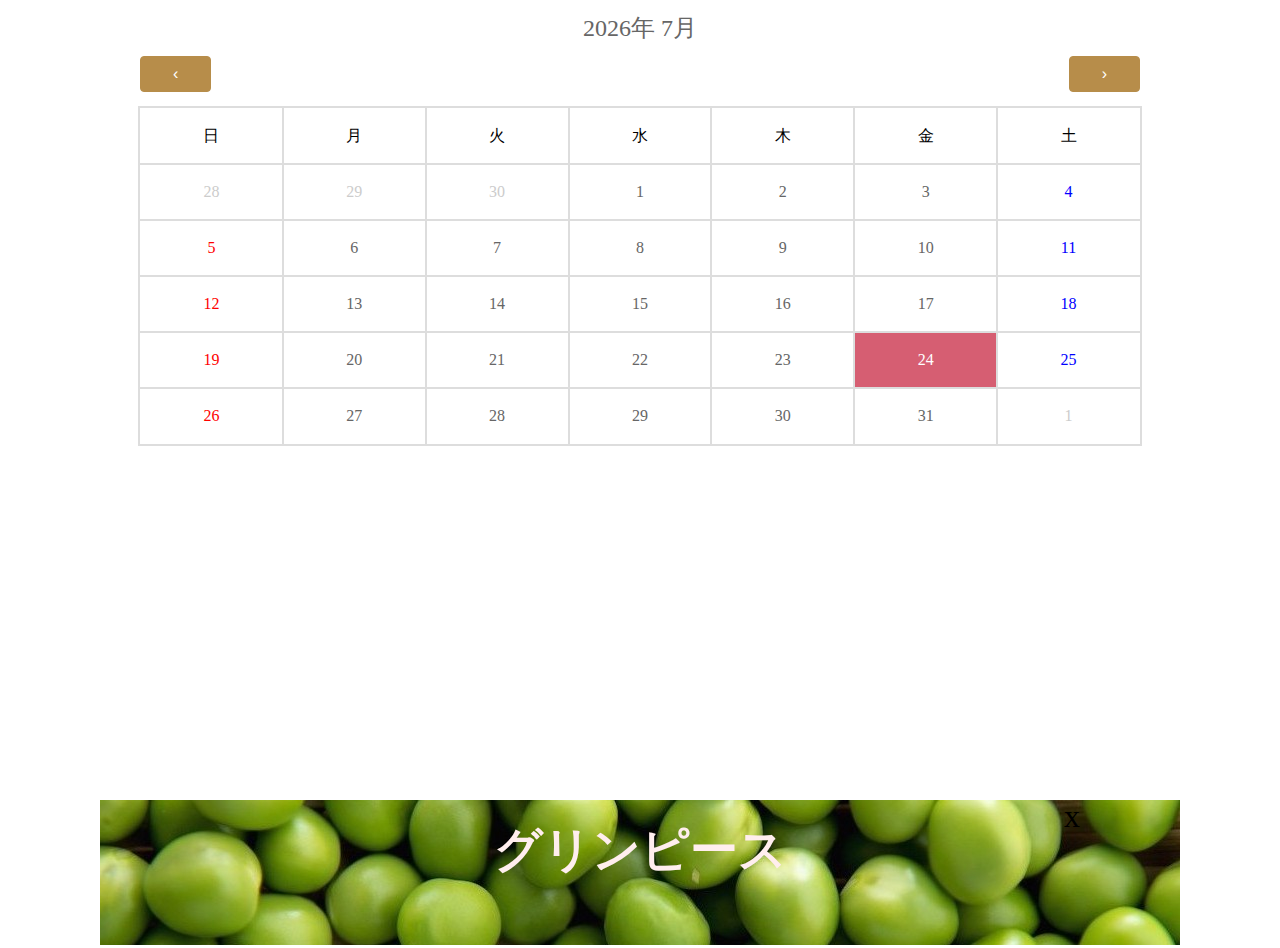
<file: index.html>
<!DOCTYPE html>
<html lang="ja">
<head>
    <meta charset="UTF-8">
    <meta http-equiv="X-UA-Compatible" content="IE=edge">
    <meta name="viewport" content="width=device-width, initial-scale=1.0">
    <title>Document</title>

    <!-- <meta name="twitter:card" content="summary_large_image" />
    <meta name="viewport" content="width=device-width">
    <title>おやつガチャ</title>
    <meta property="og:type" content="website">
    <meta property="og:url" content="https://c-inoue09.github.io/gs-kadai03-janken-app-rich/">
    <meta property="og:image" content="https://c-inoue09.github.io/gs-kadai03-janken-app-rich/img/ogp.png">
    <meta property="og:image:width" content="1200">
    <meta property="og:image:height" content="630">
    <meta property="og:type" content="website">
    <meta property="og:title" content="おやつガチャ" />
    <meta property="og:description" content="あなたが遠足に持っていくべき おやつがわかっちゃいます。安心のレスポンシブ対応。なおバナナは おやつに入りません" />
    <meta property="og:site_name" content="300円おやつガチャ | by イノウエ" />
    <meta charset="UTF-8">
    <meta http-equiv="X-UA-Compatible" content="IE=edge">
    <meta name="viewport" content="width=device-width, initial-scale=1.0">
    <title>Document</title> -->

    <meta property="og:type" content="website">
    <meta property="og:url" content="https://ksasazawa.github.io/js2_sasazawa_17/">
    <meta property="og:image" content="https://ksasazawa.github.io/js2_sasazawa_17/img/boice_daiary.png">
    <meta property="og:image:width" content="1200">
    <meta property="og:image:height" content="630">
    <meta property="og:type" content="website">
    <meta property="og:title" content="音声ダイアリー" />
    <meta property="og:description" content="日付ごとに日記をつけられます。文字入力にも音声入力にも対応。完了すると現在地が入ります。" />
    <meta property="og:site_name" content="音声ダイアリー（広告ゲームもあるよ）" />

    <link rel="stylesheet" href="css/reset.css">
    <link rel="stylesheet" href="css/style.css">
    <script src="https://ajax.googleapis.com/ajax/libs/jquery/3.4.1/jquery.min.js"></script>
    <script src="js/diary.js"></script>
</head>
<body>
  <main>
    <div class="wrapper">
        <!-- xxxx年xx月を表示 -->
        <h1 id="header"></h1>
    
        <!-- ボタンクリックで月移動 -->
        <div id="next-prev-button">
            <button id="prev">‹</button>
            <button id="next">›</button>
        </div>
    
        <!-- カレンダー -->
        <div id="calendar"></div>
    </div>
    <div id="popup-wrapper">
        <div id="popup-inside">
          <div id="close">x</div>
          <div id="message">
            <h2>入力してください</h2>
            <textarea id="text" class="text" cols="70" rows="7"></textarea>
            <div id="myMap"></div>
          </div>
          <div class="button_area">
            <button id="start" class="speech_buttons">Start</button>
            <button id="stop" class="speech_buttons">Stop</button>
            <button id="save" class="speech_buttons">Save</button>
          </div>
        </div>
      </div>
  </main>

  <footer>
    <div id="advertising">
      <a href="battle.html" target="_blank"><img src="img/green_peace.jpeg" alt=""></a>
      <p class="ad_text">グリンピース</p>
      <p class="ad_close">x</p>
    </div>
  </footer>
    
</body>
</html>
</file>
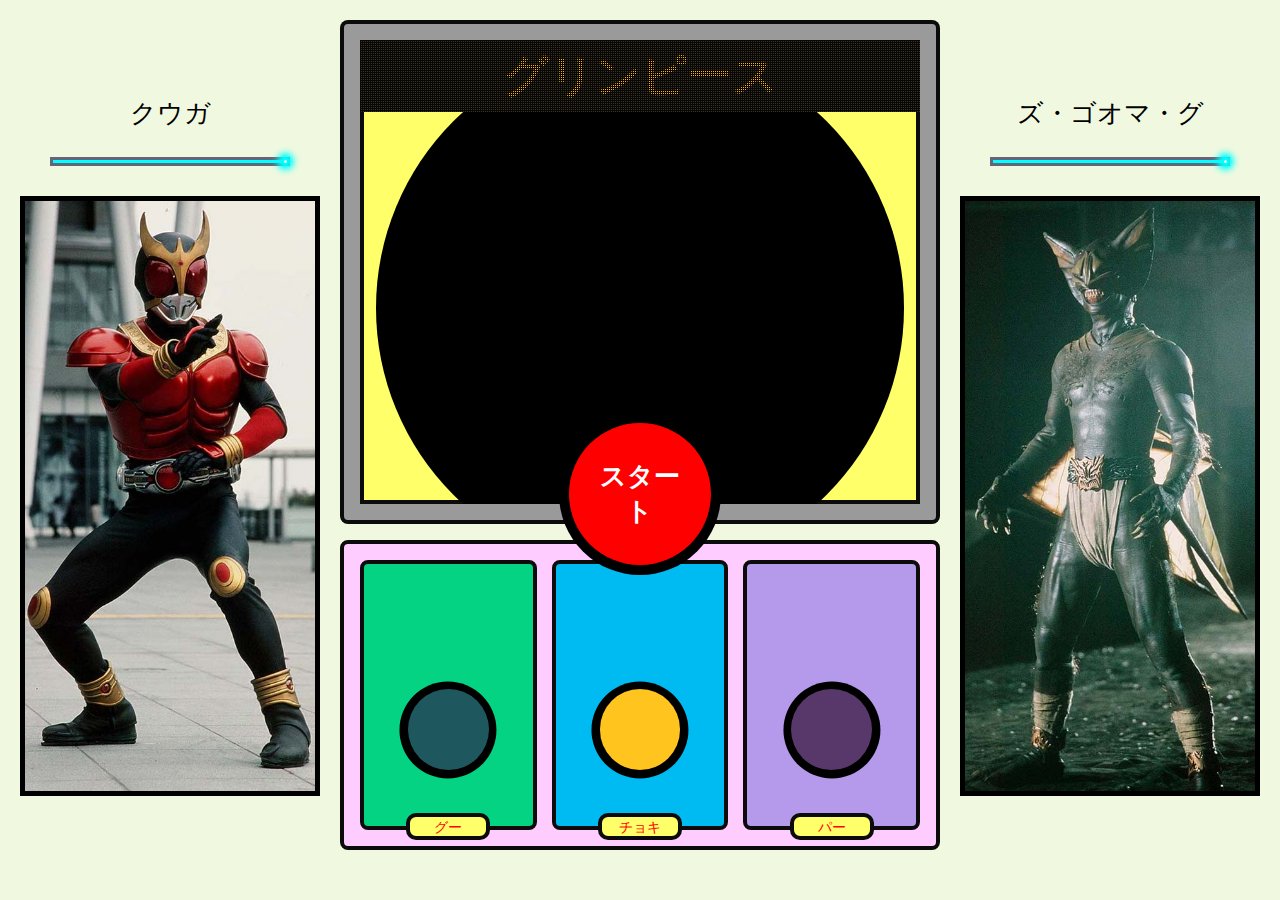
<file: battle.html>
<!DOCTYPE html>
<html lang="ja">
<head>
    <meta charset="UTF-8">
    <meta http-equiv="X-UA-Compatible" content="IE=edge">
    <meta name="viewport" content="width=device-width, initial-scale=1.0">
    <title>グリンピース</title>
    <meta property="og:image" content="img/green_peace_icon.png">
    <link rel="apple-touch-icon" href="img/green_peace_icon.png">
    <link rel="shortcut icon" href="img/green_peace_icon.png">
    <link rel="stylesheet" href="css/reset.css">
    <link rel="stylesheet" href="css/battle.css">
    <script src="https://ajax.googleapis.com/ajax/libs/jquery/3.4.1/jquery.min.js"></script>
    <script src="js/battle.js"></script>
</head>
<body>
  <div id="fullOverlay"></div>
  <div id="judgement_text"></div>
  <img id="ad_img" src="img/kuga_game.jpeg" alt="">
  <button id="ad">＞Google Play </button>
  <ul class="list">
    <li class="item">
      <p class="item_text">クウガ</p>
      <div id="your-life-frame">
        <div id="your-life-bar"></div>
        <div id="your-life-mark"></div>
      </div>
      <div class="your_img_relative">
        <img id="your_photo" src="img/クウガ.jpeg" alt="クウガ" class="item_img">
        <div class="balloon3-left-btm">
          POINT
        </div>
      </div>
    </li>
    <li class="item">
      <div class="janken" id="js-janken">
          <div class="jankenDisplay">
            <p class="jankenDisplay_message" id="js-result"><span>グリンピース</span></p>
            <div class="jankenDisplay_inner">
              <div class="jankenDisplay_hand" id="js-enemyHand"></div>
            </div>
          </div>
          <div class="jankenBtns">
            <p class="jankenPlay">
              <button class="janken_btn" id="js-btnPlay" type="button"><span>スタート</span></button>
            </p>
            <div class="jankenHands">
              <div class="jankenHandsItem is-goo">
                <p class="jankenHandsItem_btn">
                  <button class="janken_btn js-myHand" type="button" value="0"></button>
                </p>
                <p class="jankenHandsItem_label">グー</p>
              </div>
              <div class="jankenHandsItem is-choki">
                <p class="jankenHandsItem_btn">
                  <button class="janken_btn js-myHand" type="button" value="1"></button>
                </p>
                <p class="jankenHandsItem_label">チョキ</p>
              </div>
              <div class="jankenHandsItem is-pa">
                <p class="jankenHandsItem_btn">
                  <button class="janken_btn js-myHand" type="button" value="2"></button>
                </p>
                <p class="jankenHandsItem_label">パー</p>
              </div>
            </div>
          </div>
          <p class="janken_message" id="js-message"></p>
          <div class="donBtns">
            <p class="donPlay">
              <button class="don_btn" id="don" type="button"><span>ドン！</span></button>
            </p>
          </div>
        </div>
    </li>
    <li class="item">
      <p class="item_text" id="enemy_name"></p>
      <div id="enemy-life-frame">
        <div id="enemy-life-bar"></div>
        <div id="enemy-life-mark"></div>
      </div>
      <div class="enemy_img_relative">
        <img id="enemy_photo" class="item_img">
        <div class="balloon3-right-btm">
          POINT
        </div>
      </div>
    </li>
  </ul>
</body>
</html>
</file>
<file: css/style.css>
@charset "utf-8";

/*全体*/

.wrapper{
    max-width: 1000px;
    margin: 0 auto;
    color: #666;
}
#header {
    text-align: center;
    font-size: 24px;
    width: 100%;
    margin: 1rem 0 0;
}

footer{
  position: absolute;
  bottom: 0;
  left: 0;
  text-align: center;
  width: 100%;
  height: 100px;
}

/*カレンダー*/
#calendar {
    text-align: center;
    width: 100%;
}
table {
    outline: 2px solid #ddd;
    border-collapse: collapse;
    width: 100%;
}
th {
    color: #000;
}
th, td {
    outline: 1px solid #ddd;
    padding-top: 20px;
    padding-bottom: 20px;
    text-align: center;
}
/*日曜日*/
td:first-child {
    color: red;
}
/*土曜日*/
td:last-child {
    color: blue;
}
/*前後月の日付*/
td.disabled {
    color: #ccc;
}
/*本日*/
#today {
    background-color: #D65E72;
    color: #fff;
}

.date:hover{
  background-color: #D4BB92;
  border-color: #D4BB92;
  cursor: pointer;
  cursor: hand;
}

/*ボタン*/
#next-prev-button {
    position: relative;
}
#next-prev-button button{
    cursor: pointer;
    background: #B78D4A;
    color: #fff;
    border: 1px solid #B78D4A;
    border-radius: 4px;
    font-size: 1rem;
    padding: 0.5rem 2rem;
    margin: 1rem 0;
}
#next-prev-button button:hover{
    background-color: #D4BB92;
    border-color: #D4BB92;
}
#prev {
    float: left;
}
#next {
    float: right;
}


/* ポップアップ */

#popup-wrapper {
  background-color: rgba(0, 0, 0, .5);
  position: fixed;
  top: 0;
  left: 0;
  width: 100%;
  height: 100%;
  display: none;
}

#popup-inside {
  text-align: center;
  width: 100%;
  max-width: 800px;
  background: white;
  margin: 5% auto;
  padding: 20px;
  position: relative;
}

#message a {
  color: white;
  text-decoration: none;
  padding: 6px 10px;
}

.text{
  margin: 10px;
}

#myMap{
  width: 10px 40px;
  height:200px;
}

.button_area{
  display: flex;
  justify-content: space-around;
}

.speech_buttons{
  cursor: pointer;
  background: #B78D4A;
  color: #fff;
  border: 1px solid #B78D4A;
  border-radius: 4px;
  font-size: 1rem;
  padding: 0.5rem 2rem;
  margin: 1rem 0;
}

#close {
  position: absolute;
  top: 0;
  right: 5px;
  cursor: pointer;
}

/* フッター */

#advertising{
  display: block;
  position: relative;
}
.ad_text{
  position: absolute;
  top: 50%;
  left: 50%;
  transform: translate3d(-50%, -100%, 0);
  font-size: 3rem;
  font-weight: bold;
  color: #ffeeee;
}
.ad_close {
  position: absolute;
  top: 0;
  right: 200px;
  cursor: pointer;
  font-size: 2rem;
}
</file>
<file: css/battle.css>
@charset "UTF-8";
/* ------------------------------------------------------------
 * リセット
 * ------------------------------------------------------------ */
* {
  margin: 0;
  padding: 0;
}

*, :before, :after {
  box-sizing: border-box;
}

html, body {
  height: 100%;
  background-color: #f0f9e0;
}

body {
  padding: 20px 10px;
  font-family: "Kosugi Maru", sans-serif;
}

button {
  background-color: transparent;
  border: none;
  cursor: pointer;
  outline: none;
  padding: 0;
  -webkit-appearance: none;
     -moz-appearance: none;
          appearance: none;
}

#fullOverlay{
  display: none;
  position: absolute;
  left: 0; top: 0;
  width: 100%; height: 850px;
  background: rgba(100, 100, 100, .8);
  z-index: 2147483647;
}

#judgement_text{
  display: none;
  position: absolute;
  left: 50%; top: 50%;
  transform: translate3d(-50%, -50%, 0);
  z-index: 2147483648;
  font-size: 5rem;
  color: red;
  font-weight: bold;
}

#ad_img{
  display: none;
  position: absolute;
  left: 50%; top: 50%;
  transform: translate3d(-50%, -50%, 0);
  z-index: 2147483649;
  width: 500px;
}

#ad{
  display: none;
  position: absolute;
  left: 50%; top: 50%;
  transform: translate3d(-50%, -50%, 0);
  z-index: 2147483650;
  font-size: 4rem;
  background-color: white;
}

/* ------------------------------------------------------------
 * じゃんけん
 * ------------------------------------------------------------ */
/* 大枠
 * -------------------------------------------------- */
.janken {
  width: 600px;
  height: 100%;
  margin: 0 auto;
}
.list{
  display: flex;
  justify-content: space-around;
  align-items: center;
}
.item_text{
  margin: 30px 0 30px;
  font-size: 1.6rem;
  text-align: center;
}
#your-life-frame {
  margin: 30px auto;
  width: 80%;
  background-color: rgba(10, 0, 50, 0.6);
  display: flex;
  padding: 3px 3px;
}
#your-life-bar {
  height: 3px;
  background-color: rgb(0, 255, 255);
  transition: 300ms;
  width: 100%;
}
#your-life-mark {
  width: 3px;
  height: 3px;
  border-radius: 3px;
  background-color: rgb(255, 255, 255);
  filter: saturate(500%);
  box-shadow: 0 0 5px 3px rgb(200, 255, 255),
              0 0 7px 7px rgb(100, 255, 255);
}
#enemy-life-frame {
  margin: 30px auto;
  width: 80%;
  background-color: rgba(10, 0, 50, 0.6);
  display: flex;
  padding: 3px 3px;
}
#enemy-life-bar {
  height: 3px;
  background-color: rgb(0, 255, 255);
  transition: 300ms;
  width: 100%;
}
#enemy-life-mark {
  width: 3px;
  height: 3px;
  border-radius: 3px;
  background-color: rgb(255, 255, 255);
  filter: saturate(500%);
  box-shadow: 0 0 5px 3px rgb(200, 255, 255),
              0 0 7px 7px rgb(100, 255, 255);
}
.item_img{
  width: 300px;
  height: 600px;
  text-align: center;
  border: 5px solid black;
}
.your_img_relative{
  position: relative;
}
.balloon3-left-btm{
  display: none;
  position: relative;
  position: absolute;
  top: -5%;
  right: -50%;
  z-index: 1000000;
  width: 250px;
  height: 100px;
  padding: 30px 30px;
  text-align: center;
  align-items: center;
  color: #FFF;
  font-size: 20px;
  font-weight: bold;
  background: #a58eff;
  border-radius: 50%;
  /* 
  position: relative;
  display: inline-block;
  margin: 1.5em 15px 1.5em 0;
  line-height: 90px;
  box-sizing: border-box; */
}
.balloon3-left-btm:before {
  content: "";
  position: absolute;
  bottom: -8px;
  left: 20px;
  margin-top: -15px;
  border: 15px solid transparent;
  border-left: 50px solid #a58eff;
  z-index: 0;
  -webkit-transform: rotate(135deg);
  transform: rotate(135deg);
}
.enemy_img_relative{
  position: relative;
}
.balloon3-right-btm{
  display: none;
  position: relative;
  position: absolute;
  top: -5%;
  left: -50%;
  z-index: 1000000;
  width: 250px;
  height: 100px;
  padding: 30px 30px;
  text-align: center;
  align-items: center;
  color: #FFF;
  font-size: 20px;
  font-weight: bold;
  background: #a58eff;
  border-radius: 50%;
  /* 
  position: relative;
  display: inline-block;
  margin: 1.5em 15px 1.5em 0;
  line-height: 90px;
  box-sizing: border-box; */
}
.balloon3-right-btm:before {
  content: "";
  position: absolute;
  bottom: -8px;
  right: 20px;
  margin-top: -15px;
  border: 15px solid transparent;
  border-left: 50px solid #a58eff;
  z-index: 0;
  -webkit-transform: rotate(45deg);
  transform: rotate(45deg);
}

/* ディスプレイ
 * -------------------------------------------------- */
.jankenDisplay {
  position: relative;
  width: calc(100% - 8px);
  height: 66%;
  margin: 4px;
  overflow: hidden;
  background-color: #ffff69;
  border: 16px solid #9a9a9a;
  border-radius: 4px;
  box-shadow: 0 0 0 4px #0b0b0b, inset 0 0 0 4px #0b0b0b;
}

.jankenDisplay_message {
  position: relative;
  overflow: hidden;
  font-size: 2.8rem;
  font-weight: bold;
  color: #ffb400;
  text-align: center;
  background-color: #333;
  line-height: 1.6;
}
.jankenDisplay_message::after {
  position: absolute;
  top: 0;
  right: 0;
  bottom: 0;
  left: 0;
  content: "";
  background-image: linear-gradient(#0a0600 1px, transparent 0), linear-gradient(0, #0a0600 1px, transparent 1px);
  background-image: -webkit-linear-gradient(#0a0600 1px, transparent 0), -webkit-linear-gradient(0, #0a0600 1px, transparent 1px);
  background-size: 2px 2px;
}
.jankenDisplay_message span {
  display: inline-block;
  white-space: nowrap;
}
.jankenDisplay_message.is-result span {
  padding-left: 100%;
  -webkit-animation: marquee 6s linear infinite;
          animation: marquee 6s linear infinite;
}
.jankenDisplay_message.is-result.is-win {
  -webkit-animation: blinkText 0.5s infinite;
          animation: blinkText 0.5s infinite;
}

.jankenDisplay_inner {
  position: relative;
  display: flex;
  align-items: center;
  justify-content: center;
  width: 100%;
  height: calc(100% - (2.8rem * 1.6));
  overflow: hidden;
}
.jankenDisplay_inner::after {
  position: absolute;
  top: 50%;
  left: 50%;
  padding: calc(50% - 16px);
  content: "";
  background-color: #000;
  border-radius: 50%;
  transform: translate(-50%, -50%);
}

.jankenDisplay_hand {
  position: relative;
  z-index: 1;
  width: 70%;
  padding-top: 70%;
  background: url(https://taqumo.me/game/jyanken/img/janken-hand.svg) no-repeat 0 0;
  background-size: 300% auto;
}

/* ボタン
 * -------------------------------------------------- */
.janken_btn {
  position: relative;
  border-radius: 50%;
}
.janken_btn::before {
  position: absolute;
  top: 50%;
  left: 50%;
  z-index: -1;
  content: "";
  background-color: #000;
  border-radius: 50%;
  transform: translate(-50%, -50%);
}

.jankenBtns {
  position: relative;
  height: calc(34% - 20px);
  padding: 16px;
  margin-top: 20px;
  background-color: #feccff;
  border: 4px solid #0b0b0b;
  border-radius: 8px;
}

.jankenPlay {
  position: absolute;
  top: -40%;
  left: 50%;
  z-index: 10;
  width: 24%;
  transform: translateX(-50%);
  transition: transform 0.2s ease-out;
}
.jankenPlay .janken_btn {
  padding: 50%;
  background-color: #f00;
  -webkit-animation: play 2s infinite;
          animation: play 2s infinite;
}
.jankenPlay .janken_btn::before {
  width: 114%;
  height: 114%;
}
.jankenPlay .janken_btn span {
  position: absolute;
  top: 50%;
  left: 50%;
  width: 4em;
  font-size: 1.625rem;
  font-weight: bold;
  color: #fff;
  transform: translate(-50%, -50%);
}
.jankenPlay:hover {
  transform: translateX(-50%) scale(1.1);
}

.jankenHands {
  display: flex;
  justify-content: space-between;
  height: 100%;
}

.jankenHandsItem {
  position: relative;
  z-index: 1;
  display: flex;
  flex-direction: column;
  align-items: center;
  justify-content: center;
  width: calc((100% - 30px) / 3);
  padding: 5% 0 4em;
  font-size: 0.875rem;
  text-align: center;
  list-style: none;
  border: 4px solid #0b0b0b;
  border-radius: 8px;
}
.jankenHandsItem::before {
  display: block;
  width: 50%;
  padding-top: 50%;
  margin: 0 auto;
  content: "";
  background: url(https://taqumo.me/game/jyanken/img/janken-hand.svg) no-repeat 0 0;
  background-size: 300% auto;
}

.jankenHandsItem_btn {
  width: 100%;
  transition: transform 0.2s ease-out;
}
.jankenHandsItem_btn .janken_btn {
  padding: 24%;
  margin-top: 8%;
  transition: transform 0.2s ease-out;
}
.jankenHandsItem_btn .janken_btn::before {
  width: 120%;
  height: 120%;
}
.jankenHandsItem_btn:hover {
  transform: scale(1.1);
}

.jankenHandsItem_label {
  position: absolute;
  bottom: -1em;
  left: 50%;
  display: inline-block;
  min-width: 6em;
  padding: 0.2em 1em;
  color: #fe0100;
  text-align: center;
  background-color: #ffff69;
  border: 4px solid #0b0b0b;
  border-radius: 10px;
  transform: translateX(-50%);
}

.jankenHandsItem.is-active {
  background-image: repeating-linear-gradient(-45deg, transparent, transparent 1rem, #eee 1rem, #eee 2rem);
  background-size: 200% 200%;
  -webkit-animation: barberpole 10s linear infinite;
          animation: barberpole 10s linear infinite;
}
.jankenHandsItem.is-goo {
  background-color: #03d382;
}
.jankenHandsItem.is-goo .jankenHandsItem_btn .janken_btn {
  background-color: #1f575f;
}
.jankenHandsItem.is-choki {
  background-color: #00bbf1;
}
.jankenHandsItem.is-choki::before {
  background-position: 50% 0;
}
.jankenHandsItem.is-choki .jankenHandsItem_btn .janken_btn {
  background-color: #ffc41e;
}
.jankenHandsItem.is-pa {
  background-color: #b59aeb;
}
.jankenHandsItem.is-pa::before {
  background-position: 100% 0;
}
.jankenHandsItem.is-pa .jankenHandsItem_btn .janken_btn {
  background-color: #58386b;
}

/* ドン
 * -------------------------------------------------- */

 .don_btn {
  position: relative;
  border-radius: 50%;
}
.don_btn::before {
  /* 赤に対しての黒の場所 */
  position: absolute;
  top: 50%;
  left: 50%;
  z-index: -1;
  content: "";
  background-color: #000;
  border-radius: 50%;
  transform: translate(-50%, -50%);
}
.donPlay {
  position: absolute;
  top: 35%;
  left: 50%;
  z-index: 10;
  width: 10%;
  transform: translateX(-50%);
  transition: transform 0.2s ease-out;
}
.donPlay .don_btn {
  padding: 50%;
  background-color: green;
  -webkit-animation: donplay 2s infinite;
        animation: donplay 2s infinite;
}
.donPlay .don_btn::before {
  width: 114%;
  height: 114%;
}
.donPlay .don_btn span {
  position: absolute;
  top: 50%;
  left: 50%;
  width: 4em;
  font-size: 1.625rem;
  font-weight: bold;
  color: #fff;
  transform: translate(-50%, -50%);
}
.donPlay:hover {
  transform: translateX(-50%) scale(1.1);
}
#don{
  display: none;
}

/* メッセージ
 * -------------------------------------------------- */
.janken_message {
  position: fixed;
  top: 0;
  right: 0;
  bottom: 0;
  left: 0;
  z-index: 10;
  display: none;
  height: 1em;
  margin: auto;
  font-weight: bold;
  font-size: 6.25rem;
  line-height: 1;
  color: #fff;
  text-align: center;
  text-shadow: 1px -1px 0 #555, -1px 2px 0 #35a7ff, -2px 4px 1px #35a7ff, -3px 6px 1px #35a7ff, -4px 8px 2px #35a7ff;
}
.janken_message.is-show {
  display: block;
  -webkit-animation: bounceIn 0.5s;
          animation: bounceIn 0.5s;
}

/* プレイ中
 * -------------------------------------------------- */
.janken.is-play .jankenPlay .janken_btn {
  -webkit-animation: none;
          animation: none;
}
.janken.is-play .jankenHandsItem.is-goo .jankenHandsItem_btn .janken_btn {
  -webkit-animation: goo 2s infinite;
          animation: goo 2s infinite;
}
.janken.is-play .jankenHandsItem.is-choki .jankenHandsItem_btn .janken_btn {
  -webkit-animation: choki 2s infinite;
          animation: choki 2s infinite;
}
.janken.is-play .jankenHandsItem.is-pa .jankenHandsItem_btn .janken_btn {
  -webkit-animation: pa 2s infinite;
          animation: pa 2s infinite;
}

/* メディアクエリ
 * -------------------------------------------------- */
@media (min-width: 600px) {
  html, body {
    min-height: 850px;
  }
}
@media (max-width: 600px) {
  html, body {
    min-height: 600px;
  }

  .janken {
    width: 100%;
  }

  .jankenPlay {
    top: -20vw;
  }
  .jankenPlay .janken_btn span {
    font-size: calc(0.875rem + 12 * ((100vw - 320px) / 280));
  }

  .jankenHandsItem_btn .janken_btn {
    padding: 30%;
  }

  .jankenHandsItem {
    font-size: calc(0.625rem + 4 * ((100vw - 320px) / 280));
  }

  .janken_message {
    font-size: calc(3.75rem + 60 * ((100vw - 320px) / 280));
  }
}
@media (max-width: 320px) {
  .jankenPlay .janken_btn span {
    font-size: 0.875rem;
  }

  .jankenHandsItem {
    font-size: 0.625rem;
  }

  .janken_message {
    font-size: 3.75rem;
  }
}
/* アニメーション
 * -------------------------------------------------- */
@-webkit-keyframes bounceIn {
  0% {
    opacity: 0;
    transform: scale(0.3) translate3d(0, 0, 0);
  }
  50% {
    opacity: 0.9;
    transform: scale(1.1);
  }
  80% {
    opacity: 1;
    transform: scale(0.89);
  }
  100% {
    opacity: 1;
    transform: scale(1) translate3d(0, 0, 0);
  }
}
@keyframes bounceIn {
  0% {
    opacity: 0;
    transform: scale(0.3) translate3d(0, 0, 0);
  }
  50% {
    opacity: 0.9;
    transform: scale(1.1);
  }
  80% {
    opacity: 1;
    transform: scale(0.89);
  }
  100% {
    opacity: 1;
    transform: scale(1) translate3d(0, 0, 0);
  }
}
@-webkit-keyframes marquee {
  from {
    transform: translate(0%);
  }
  99%, to {
    transform: translate(-100%);
  }
}
@keyframes marquee {
  from {
    transform: translate(0%);
  }
  99%, to {
    transform: translate(-100%);
  }
}
@-webkit-keyframes barberpole {
  100% {
    background-position: 100% 100%;
  }
}
@keyframes barberpole {
  100% {
    background-position: 100% 100%;
  }
}
@-webkit-keyframes blinkText {
  0% {
    color: #ffb400;
  }
  25% {
    color: #ed7bf4;
  }
  50% {
    color: #99fafd;
  }
  75% {
    color: #fae569;
  }
  100% {
    color: #86fb73;
  }
}
@keyframes blinkText {
  0% {
    color: #ffb400;
  }
  25% {
    color: #ed7bf4;
  }
  50% {
    color: #99fafd;
  }
  75% {
    color: #fae569;
  }
  100% {
    color: #86fb73;
  }
}
@-webkit-keyframes play {
  0% {
    background-color: #f00;
  }
  50% {
    background-color: #ff8b8b;
  }
  100% {
    background-color: #f00;
  }
}
@keyframes play {
  0% {
    background-color: #f00;
  }
  50% {
    background-color: #ff8b8b;
  }
  100% {
    background-color: #f00;
  }
}
@-webkit-keyframes donplay {
  0% {
    background-color: green;
  }
  50% {
    background-color: yellowgreen;
  }
  100% {
    background-color: green;
  }
}
@keyframes donplay {
  0% {
    background-color: green;
  }
  50% {
    background-color: yellowgreen;
  }
  100% {
    background-color: green;
  }
}
@-webkit-keyframes goo {
  0% {
    background-color: #1f575f;
  }
  50% {
    background-color: #198797;
  }
  100% {
    background-color: #1f575f;
  }
}
@keyframes goo {
  0% {
    background-color: #1f575f;
  }
  50% {
    background-color: #198797;
  }
  100% {
    background-color: #1f575f;
  }
}
@-webkit-keyframes choki {
  0% {
    background-color: #ffc41e;
  }
  50% {
    background-color: #ffe18d;
  }
  100% {
    background-color: #ffc41e;
  }
}
@keyframes choki {
  0% {
    background-color: #ffc41e;
  }
  50% {
    background-color: #ffe18d;
  }
  100% {
    background-color: #ffc41e;
  }
}
@-webkit-keyframes pa {
  0% {
    background-color: #58386b;
  }
  50% {
    background-color: #8362cf;
  }
  100% {
    background-color: #58386b;
  }
}
@keyframes pa {
  0% {
    background-color: #58386b;
  }
  50% {
    background-color: #8362cf;
  }
  100% {
    background-color: #58386b;
  }
}
</file>
